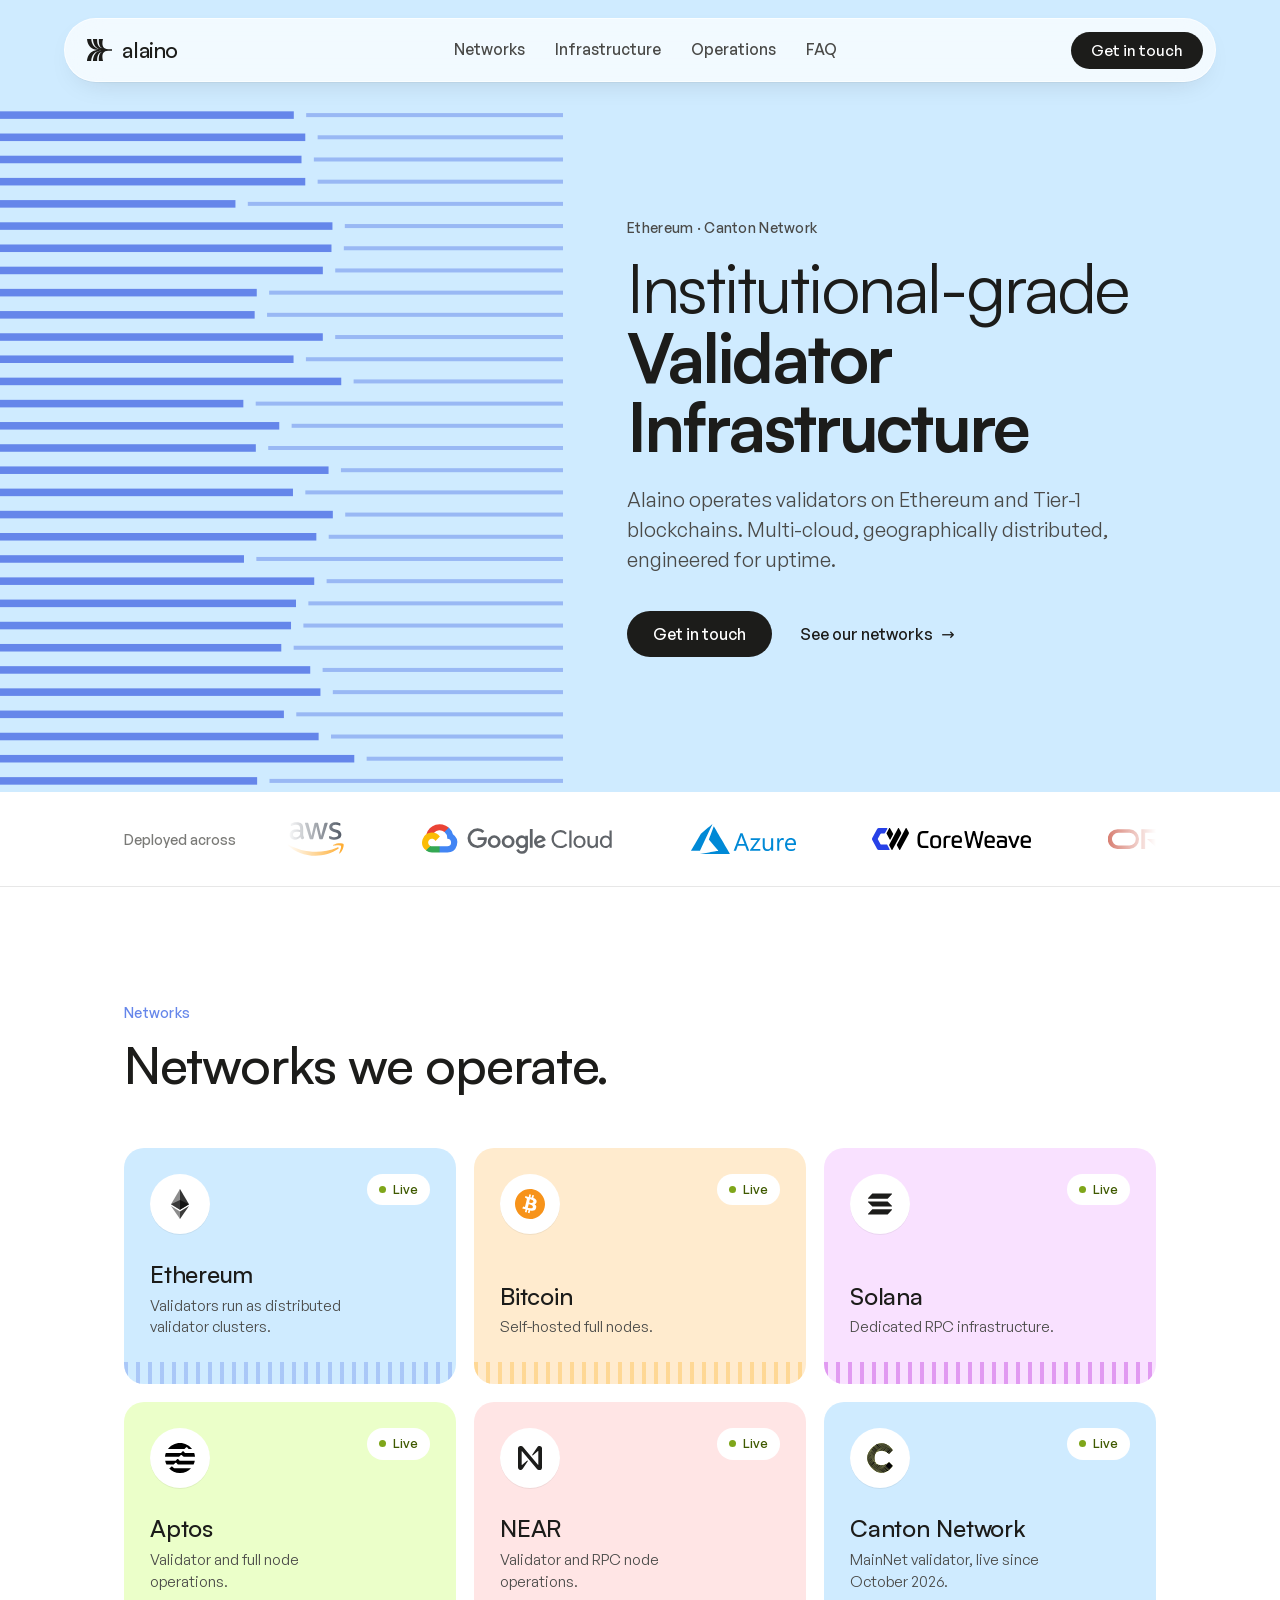
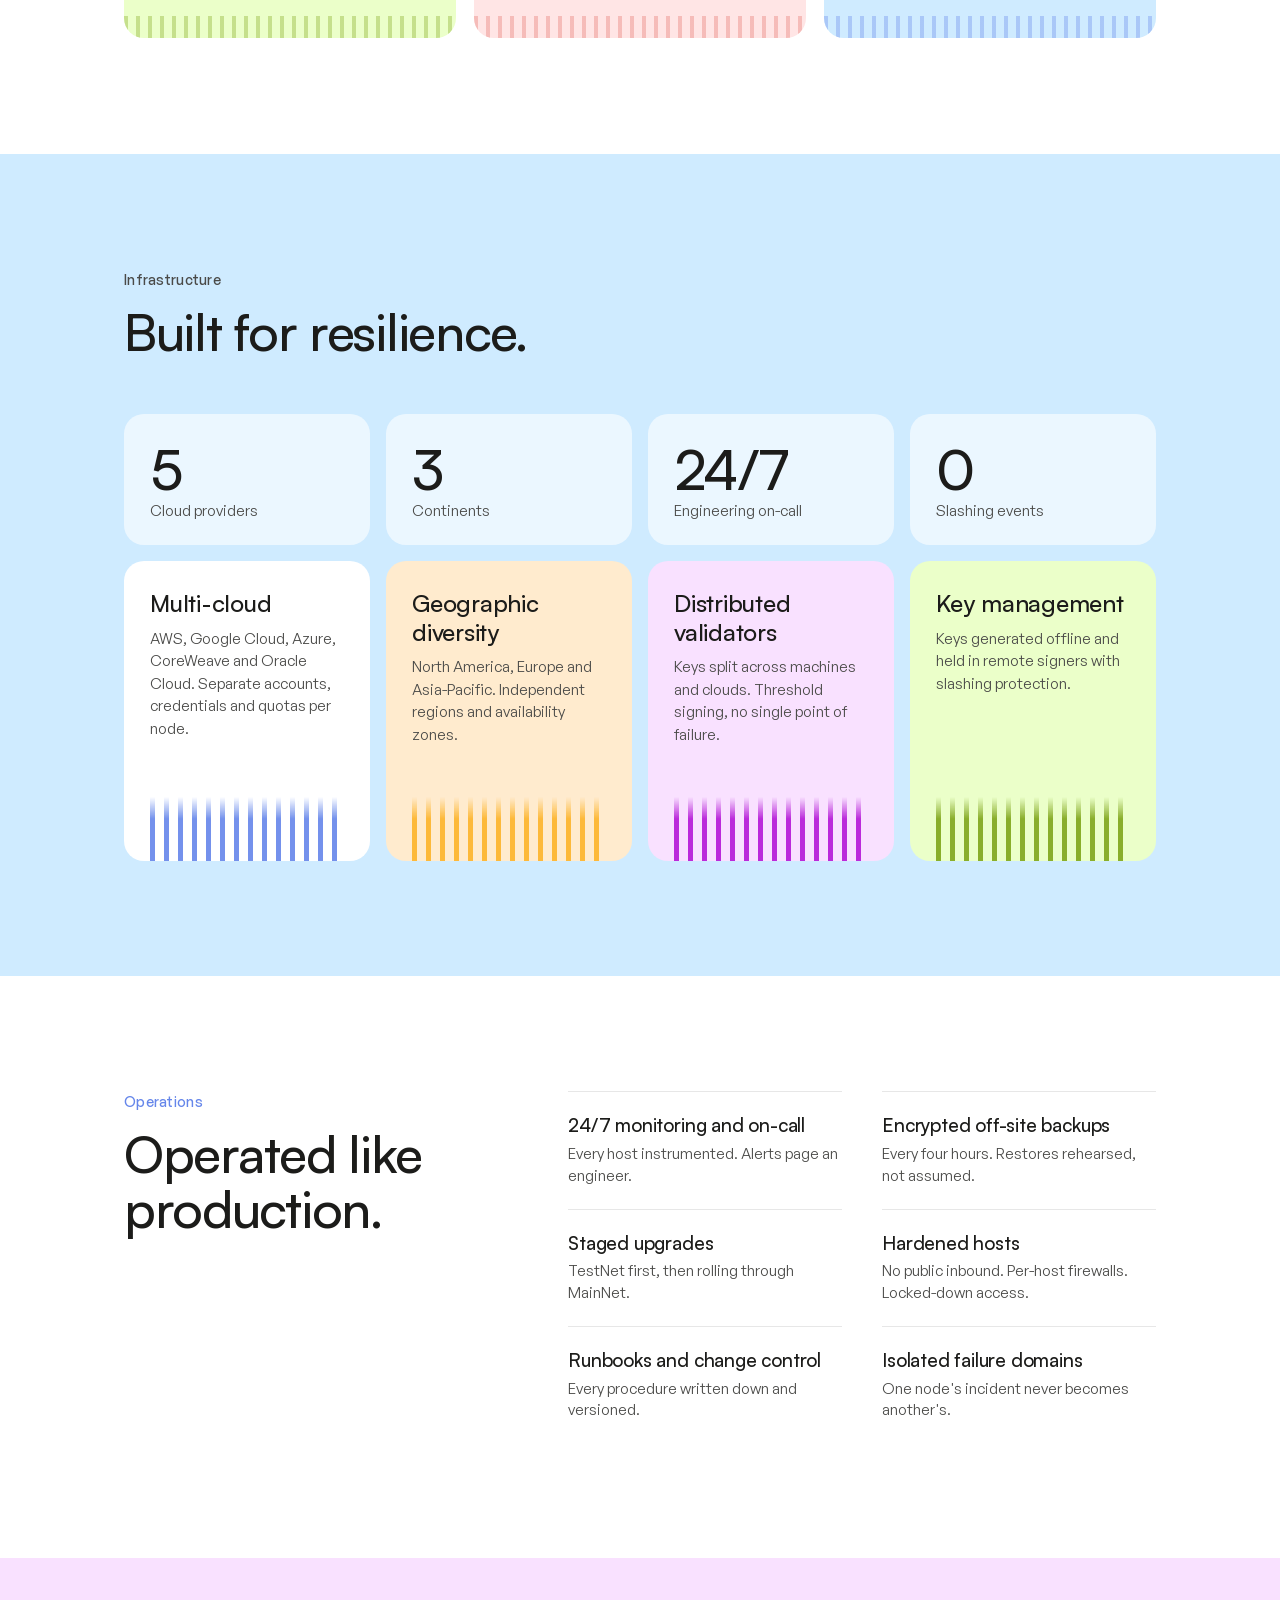
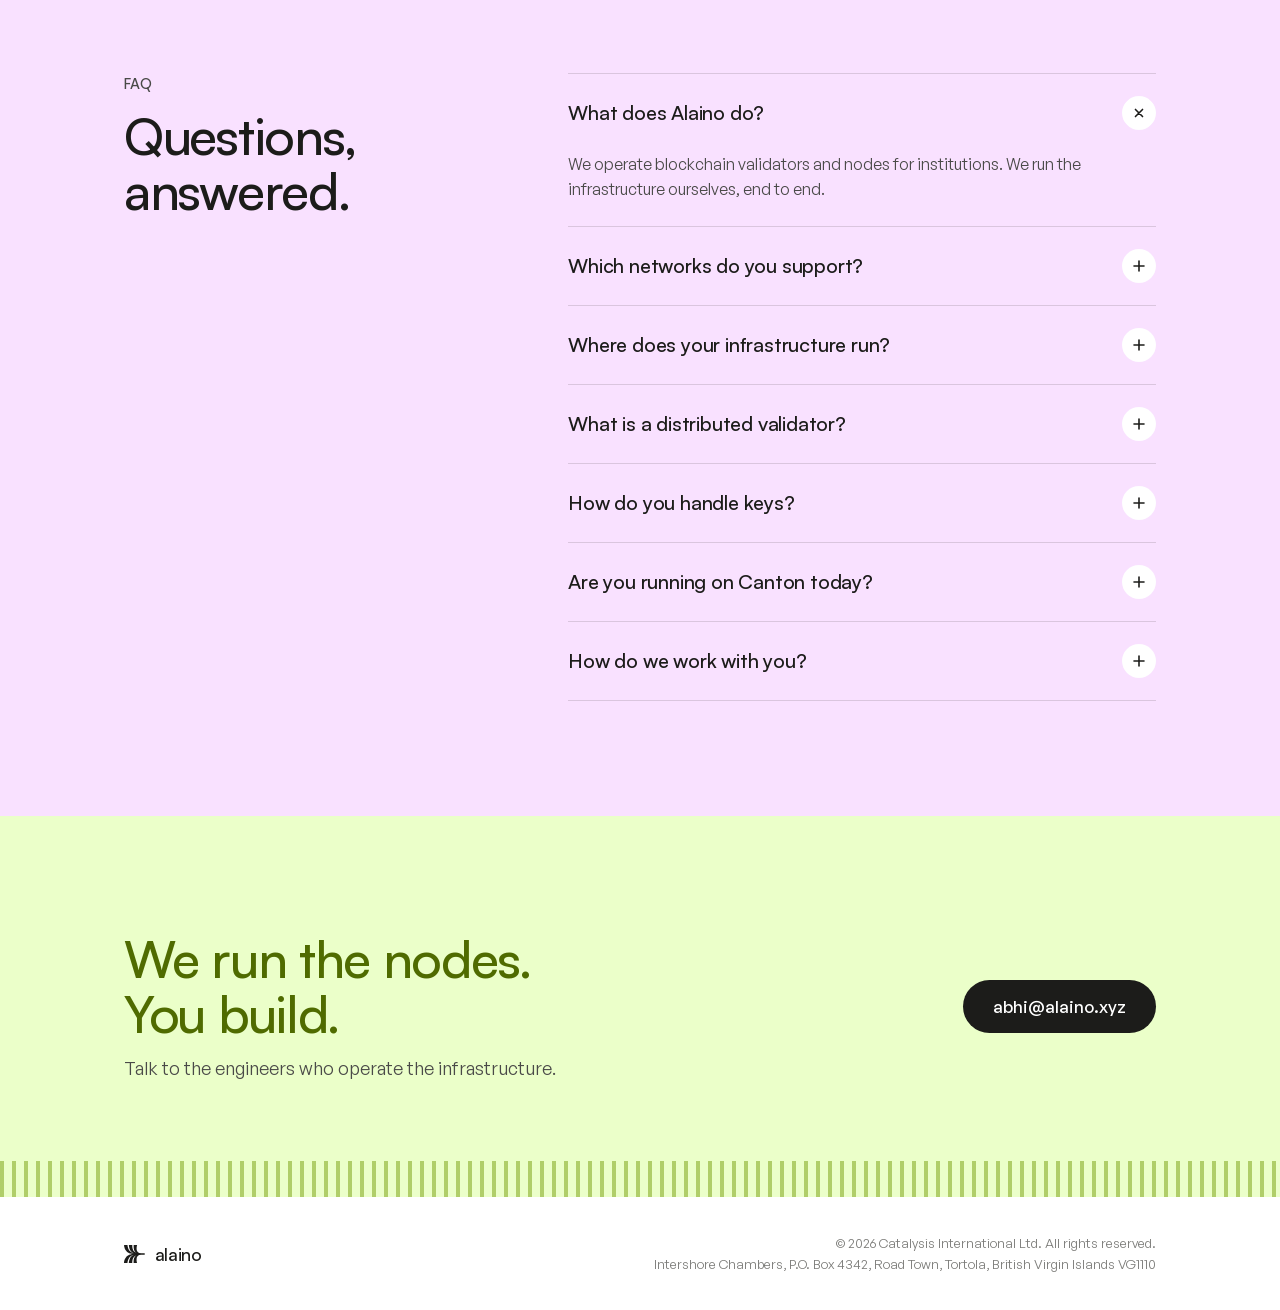
<file: index.html>
<!doctype html>
<html lang="en">
<head>
  <meta charset="utf-8">
  <meta name="viewport" content="width=device-width, initial-scale=1">
  <title>Alaino — Institutional Validator Infrastructure</title>
  <meta name="description" content="Alaino operates validators on Ethereum and the Canton Network for institutions. Multi-cloud across AWS, Google Cloud, Azure, CoreWeave and Oracle Cloud, geographically distributed, engineered for uptime.">
  <meta property="og:title" content="Alaino — Institutional Validator Infrastructure">
  <meta property="og:description" content="Validators on Ethereum and Canton. Multi-cloud, geographically distributed, engineered for uptime.">
  <meta property="og:type" content="website">
  <meta property="og:url" content="https://alaino.xyz/">
  <meta name="theme-color" content="#CFEBFF">
  <link rel="icon" href="favicon.svg" type="image/svg+xml">
  <link rel="apple-touch-icon" href="favicon.svg">
  <link rel="preload" href="fonts/Satoshi-Variable.woff2" as="font" type="font/woff2" crossorigin>
  <link rel="preload" href="fonts/GeneralSans-Variable.woff2" as="font" type="font/woff2" crossorigin>
  <link rel="stylesheet" href="styles.css?v=12">
</head>
<body>

<header class="nav-wrap">
  <nav class="nav" aria-label="Primary">
    <a class="brand" href="#top" aria-label="Alaino home">
      <svg class="brand-mark" viewBox="454 474 292 253" aria-hidden="true"><path fill-rule="evenodd" clip-rule="evenodd" d="M454.766 474.63H503.177C503.177 474.63 503.581 590.817 619.365 590.817C522.543 590.817 522.542 474.63 522.542 474.63H570.954C570.954 474.63 561.271 581.135 638.73 581.135C579.906 581.135 590.318 474.63 590.318 474.63L638.73 474.63C638.73 474.63 600.001 590.817 696.824 590.818H745.236V610.182H696.824C600.001 610.182 638.73 726.37 638.73 726.37H590.318C590.318 726.37 579.905 619.865 638.73 619.864C561.271 619.865 570.955 726.37 570.955 726.37H522.543C522.543 726.37 522.542 610.182 619.365 610.182C503.581 610.182 503.178 726.37 503.178 726.37H454.766C454.766 726.37 454.766 600.5 590.318 600.5C454.766 600.5 454.766 474.63 454.766 474.63Z" fill="currentColor"/></svg>
      <span class="brand-name">alaino</span>
    </a>
    <div class="nav-links">
      <a href="#networks">Networks</a>
      <a href="#infrastructure">Infrastructure</a>
      <a href="#operations">Operations</a>
      <a href="#faq">FAQ</a>
    </div>
    <a class="btn btn-nav" href="#contact">Get in touch</a>
    <button class="nav-toggle" aria-label="Menu" aria-expanded="false" aria-controls="mobile-menu"><span></span><span></span></button>
  </nav>
  <div class="mobile-menu" id="mobile-menu">
    <a href="#networks">Networks</a>
    <a href="#infrastructure">Infrastructure</a>
    <a href="#operations">Operations</a>
    <a href="#faq">FAQ</a>
    <a href="#contact">Get in touch</a>
  </div>
</header>

<main id="top">

  <!-- HERO -->
  <section class="hero">
    <div class="hero-bars" id="hero-bars" aria-hidden="true"></div>
    <div class="hero-inner">
      <p class="eyebrow">Ethereum · Canton Network</p>
      <h1><span class="nowrap">Institutional-grade</span><br><strong>Validator Infrastructure</strong></h1>
      <p class="hero-sub">Alaino operates validators on Ethereum and Tier-1 blockchains. Multi-cloud, geographically distributed, engineered for uptime.</p>
      <div class="hero-cta">
        <a class="btn" href="#contact">Get in touch</a>
        <a class="link-arrow" href="#networks">See our networks</a>
      </div>
    </div>
  </section>

  <!-- CLOUDS -->
  <section class="clouds" aria-label="Cloud providers">
    <div class="wrap clouds-inner">
      <p class="clouds-label">Deployed across</p>
      <div class="marquee" aria-hidden="false">
        <ul class="marquee-track">
          <li><img src="assets/aws.svg" alt="Amazon Web Services" class="l-aws"></li>
          <li><img src="assets/google-cloud.svg" alt="Google Cloud" class="l-gcp"></li>
          <li><img src="assets/azure.svg" alt="Microsoft Azure" class="l-azure"></li>
          <li><img src="assets/coreweave.svg" alt="CoreWeave" class="l-cw"></li>
          <li class="l-oci"><img src="assets/oracle.svg" alt="Oracle"><span>Cloud Infrastructure</span></li>
          <li aria-hidden="true"><img src="assets/aws.svg" alt="" class="l-aws"></li>
          <li aria-hidden="true"><img src="assets/google-cloud.svg" alt="" class="l-gcp"></li>
          <li aria-hidden="true"><img src="assets/azure.svg" alt="" class="l-azure"></li>
          <li aria-hidden="true"><img src="assets/coreweave.svg" alt="" class="l-cw"></li>
          <li aria-hidden="true" class="l-oci"><img src="assets/oracle.svg" alt=""><span>Cloud Infrastructure</span></li>
        </ul>
      </div>
    </div>
  </section>

  <!-- NETWORKS -->
  <section class="section" id="networks">
    <div class="wrap">
      <div class="section-head">
        <p class="eyebrow">Networks</p>
        <h2>Networks we operate.</h2>
      </div>
      <div class="net-grid">
        <article class="net c-blue">
          <div class="net-logo"><img src="assets/ethereum.svg" alt=""></div>
          <div class="net-body"><h3>Ethereum</h3><p>Validators run as distributed validator clusters.</p></div>
          <span class="pill">Live</span>
        </article>
        <article class="net c-yellow">
          <div class="net-logo"><img src="assets/bitcoin.svg" alt=""></div>
          <div class="net-body"><h3>Bitcoin</h3><p>Self-hosted full nodes.</p></div>
          <span class="pill">Live</span>
        </article>
        <article class="net c-purple">
          <div class="net-logo"><img src="assets/solana.svg" alt="" class="sm"></div>
          <div class="net-body"><h3>Solana</h3><p>Dedicated RPC infrastructure.</p></div>
          <span class="pill">Live</span>
        </article>
        <article class="net c-green">
          <div class="net-logo"><img src="assets/aptos.svg" alt=""></div>
          <div class="net-body"><h3>Aptos</h3><p>Validator and full node operations.</p></div>
          <span class="pill">Live</span>
        </article>
        <article class="net c-red">
          <div class="net-logo"><img src="assets/near.svg" alt="" class="sm"></div>
          <div class="net-body"><h3>NEAR</h3><p>Validator and RPC node operations.</p></div>
          <span class="pill">Live</span>
        </article>
        <article class="net c-blue">
          <div class="net-logo"><img src="assets/canton-mark.svg" alt=""></div>
          <div class="net-body"><h3>Canton Network</h3><p>MainNet validator, live since October 2026.</p></div>
          <span class="pill">Live</span>
        </article>
      </div>
    </div>
  </section>

  <!-- INFRASTRUCTURE -->
  <section class="section section-blue" id="infrastructure">
    <div class="wrap">
      <div class="section-head">
        <p class="eyebrow">Infrastructure</p>
        <h2>Built for resilience.</h2>
      </div>

      <div class="stats">
        <div class="stat"><strong>5</strong><span>Cloud providers</span></div>
        <div class="stat"><strong>3</strong><span>Continents</span></div>
        <div class="stat"><strong>24/7</strong><span>Engineering on-call</span></div>
        <div class="stat"><strong>0</strong><span>Slashing events</span></div>
      </div>

      <div class="tiles">
        <article class="tile tile-blue">
          <h3>Multi-cloud</h3>
          <p>AWS, Google Cloud, Azure, CoreWeave and Oracle Cloud. Separate accounts, credentials and quotas per node.</p>
          <div class="stripes" aria-hidden="true"></div>
        </article>
        <article class="tile tile-yellow">
          <h3>Geographic diversity</h3>
          <p>North America, Europe and Asia-Pacific. Independent regions and availability zones.</p>
          <div class="stripes" aria-hidden="true"></div>
        </article>
        <article class="tile tile-purple">
          <h3>Distributed validators</h3>
          <p>Keys split across machines and clouds. Threshold signing, no single point of failure.</p>
          <div class="stripes" aria-hidden="true"></div>
        </article>
        <article class="tile tile-green">
          <h3>Key management</h3>
          <p>Keys generated offline and held in remote signers with slashing protection.</p>
          <div class="stripes" aria-hidden="true"></div>
        </article>
      </div>
    </div>
  </section>

  <!-- OPERATIONS -->
  <section class="section" id="operations">
    <div class="wrap ops-wrap">
      <div class="section-head">
        <p class="eyebrow">Operations</p>
        <h2>Operated like production.</h2>
      </div>
      <ul class="ops">
        <li><h3>24/7 monitoring and on-call</h3><p>Every host instrumented. Alerts page an engineer.</p></li>
        <li><h3>Encrypted off-site backups</h3><p>Every four hours. Restores rehearsed, not assumed.</p></li>
        <li><h3>Staged upgrades</h3><p>TestNet first, then rolling through MainNet.</p></li>
        <li><h3>Hardened hosts</h3><p>No public inbound. Per-host firewalls. Locked-down access.</p></li>
        <li><h3>Runbooks and change control</h3><p>Every procedure written down and versioned.</p></li>
        <li><h3>Isolated failure domains</h3><p>One node's incident never becomes another's.</p></li>
      </ul>
    </div>
  </section>

  <!-- FAQ -->
  <section class="section section-purple" id="faq">
    <div class="wrap faq-wrap">
      <div class="section-head">
        <p class="eyebrow">FAQ</p>
        <h2>Questions, answered.</h2>
      </div>
      <div class="faq">
        <details open>
          <summary>What does Alaino do?</summary>
          <p>We operate blockchain validators and nodes for institutions. We run the infrastructure ourselves, end to end.</p>
        </details>
        <details>
          <summary>Which networks do you support?</summary>
          <p>Ethereum, Aptos, NEAR and Canton Network validators, plus Bitcoin and Solana nodes. New networks on request.</p>
        </details>
        <details>
          <summary>Where does your infrastructure run?</summary>
          <p>Across AWS, Google Cloud, Microsoft Azure, CoreWeave and Oracle Cloud in North America, Europe and Asia-Pacific, in separate accounts and regions.</p>
        </details>
        <details>
          <summary>What is a distributed validator?</summary>
          <p>A validator whose key is split across several machines. A threshold of them signs together, so no single machine holds a full key or can take the validator down.</p>
        </details>
        <details>
          <summary>How do you handle keys?</summary>
          <p>Generated offline, stored in remote signers with slashing protection, never on the host that talks to the network. Access is hardware-backed and least-privilege.</p>
        </details>
        <details>
          <summary>Are you running on Canton today?</summary>
          <p>Yes. Alaino is an active MainNet validator, allowlisted by all Super Validators, with a TestNet validator for staged upgrades.</p>
        </details>
        <details>
          <summary>How do we work with you?</summary>
          <p>Email us. We scope the validators, regions and reporting you need and get them running.</p>
        </details>
      </div>
    </div>
  </section>

  <!-- CONTACT -->
  <section class="cta" id="contact">
    <div class="wrap cta-inner">
      <div>
        <h2>We run the nodes.<br>You build.</h2>
        <p>Talk to the engineers who operate the infrastructure.</p>
      </div>
      <a class="btn btn-lg" href="mailto:abhi@alaino.xyz">abhi@alaino.xyz</a>
    </div>
    <div class="cta-stripes" aria-hidden="true"></div>
  </section>

</main>

<footer class="footer">
  <div class="wrap footer-inner">
    <a class="brand" href="#top" aria-label="Alaino home">
      <svg class="brand-mark" viewBox="454 474 292 253" aria-hidden="true"><path fill-rule="evenodd" clip-rule="evenodd" d="M454.766 474.63H503.177C503.177 474.63 503.581 590.817 619.365 590.817C522.543 590.817 522.542 474.63 522.542 474.63H570.954C570.954 474.63 561.271 581.135 638.73 581.135C579.906 581.135 590.318 474.63 590.318 474.63L638.73 474.63C638.73 474.63 600.001 590.817 696.824 590.818H745.236V610.182H696.824C600.001 610.182 638.73 726.37 638.73 726.37H590.318C590.318 726.37 579.905 619.865 638.73 619.864C561.271 619.865 570.955 726.37 570.955 726.37H522.543C522.543 726.37 522.542 610.182 619.365 610.182C503.581 610.182 503.178 726.37 503.178 726.37H454.766C454.766 726.37 454.766 600.5 590.318 600.5C454.766 600.5 454.766 474.63 454.766 474.63Z" fill="currentColor"/></svg>
      <span class="brand-name">alaino</span>
    </a>
    <div class="footer-legal">
      <p>© 2026 Catalysis International Ltd. All rights reserved.</p>
      <p>Intershore Chambers, P.O. Box 4342, Road Town, Tortola, British Virgin Islands VG1110</p>
    </div>
  </div>
</footer>

<script src="script.js?v=4"></script>
</body>
</html>
</file>
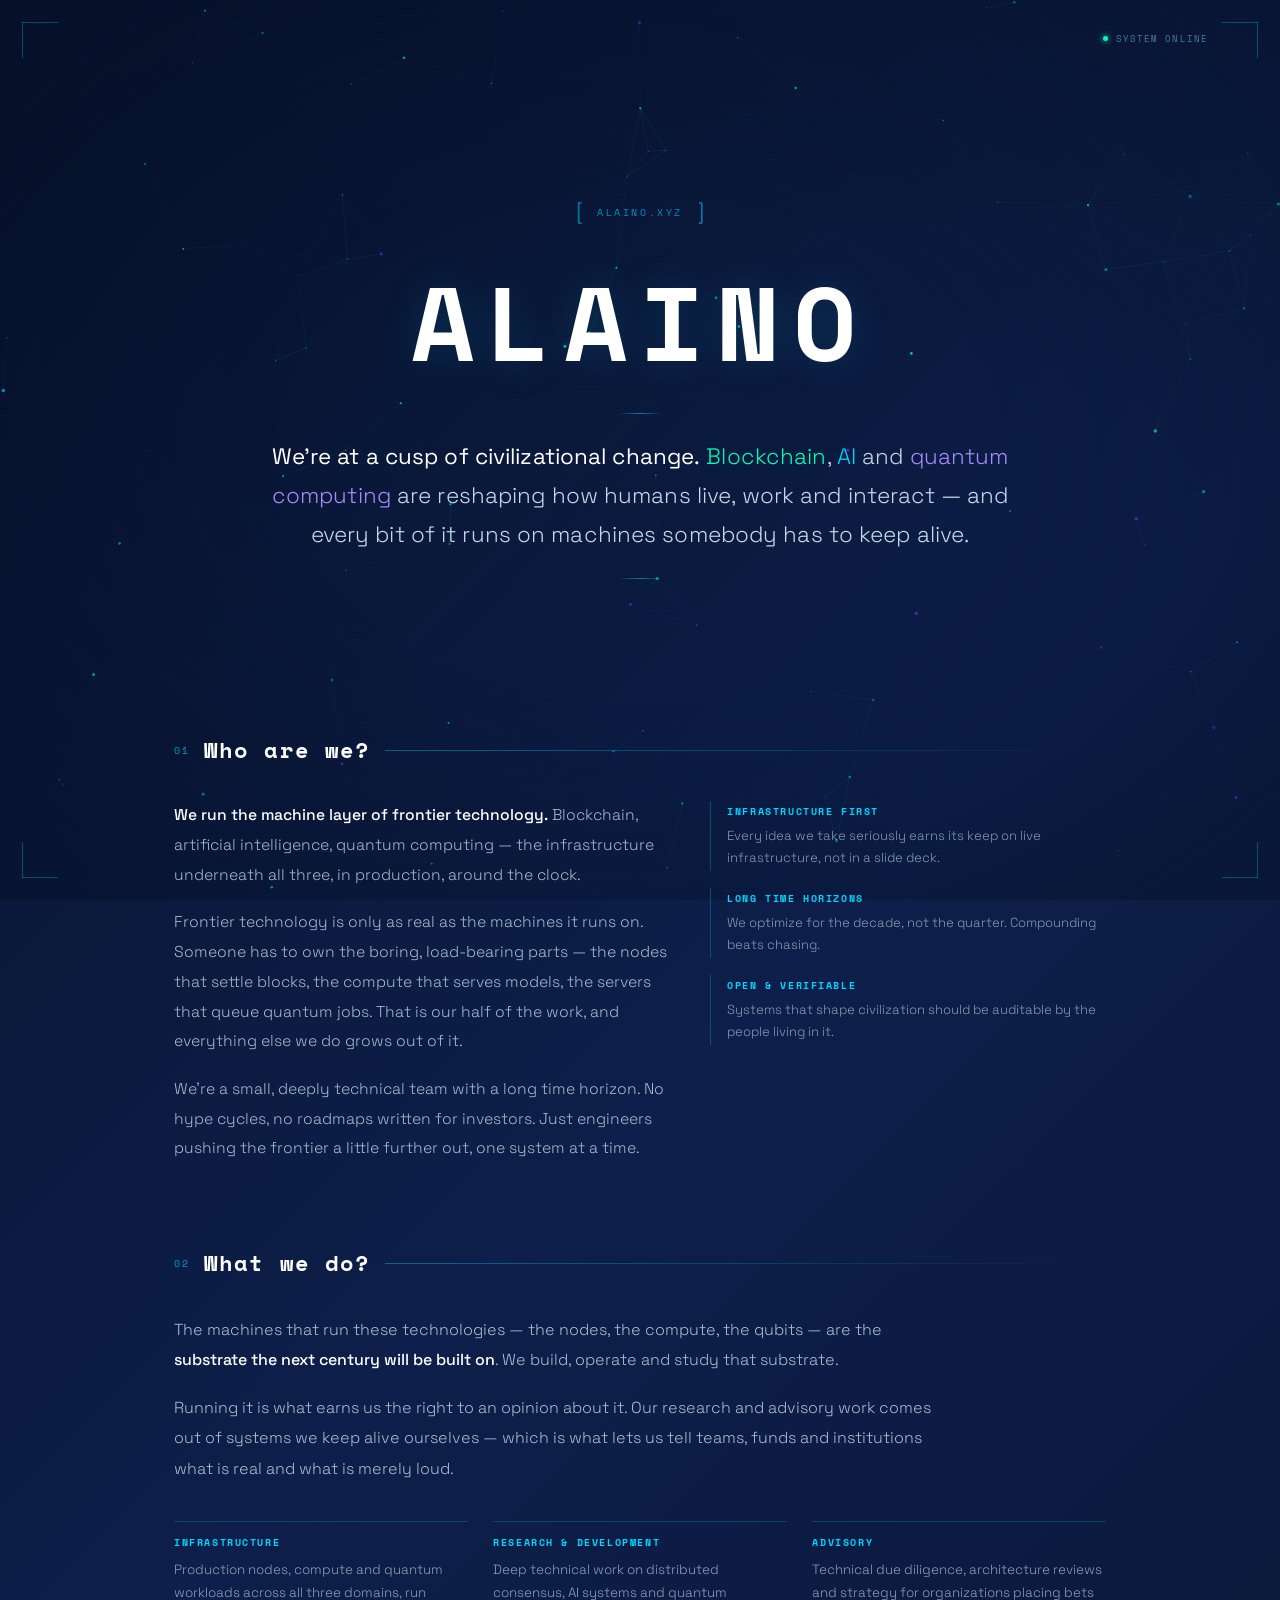
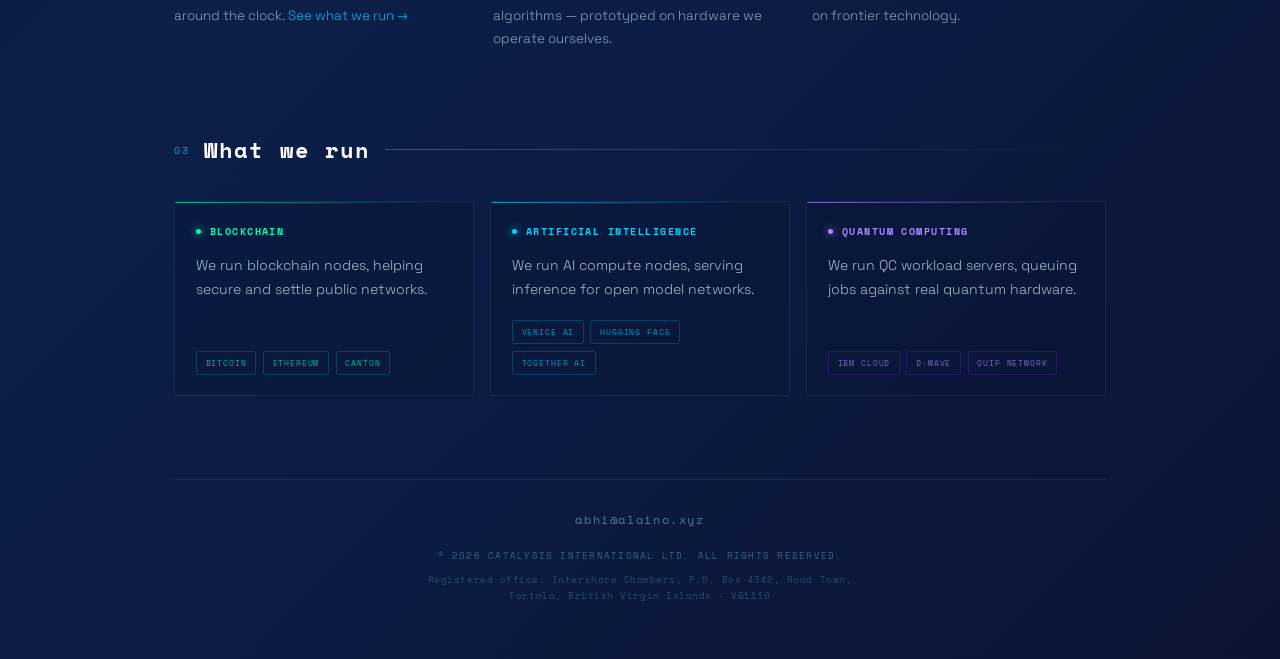
<file: site.html>
<!DOCTYPE html>
<html lang="en">
<head>
  <meta charset="UTF-8">
  <meta name="viewport" content="width=device-width, initial-scale=1.0">
  <title>Alaino — Infrastructure for Frontier Technology</title>
  <link rel="preconnect" href="https://fonts.googleapis.com">
  <link href="https://fonts.googleapis.com/css2?family=Space+Grotesk:ital,wght@0,300;0,400;0,500;0,600;0,700;1,300&family=Space+Mono:wght@400;700&display=swap" rel="stylesheet">
  <style>
    *, *::before, *::after { box-sizing: border-box; margin: 0; padding: 0; }

    :root {
      --bg: #07112a;
      --cyan: #00d4ff;
      --purple: #7b2fff;
      --green: #00ffb4;
      --text: #d8eeff;
      --muted: #4a7a9b;
    }

    html {
      scroll-behavior: smooth;
    }

    html, body {
      min-height: 100%;
      background: linear-gradient(135deg, #07112a 0%, #0d1f4a 50%, #0a1535 100%);
      color: var(--text);
      font-family: 'Space Grotesk', sans-serif;
      overflow-x: hidden;
    }

    canvas#bg {
      position: fixed;
      inset: 0;
      z-index: 0;
    }

    /* Scanline overlay */
    body::after {
      content: '';
      position: fixed;
      inset: 0;
      background: repeating-linear-gradient(
        0deg,
        transparent,
        transparent 2px,
        rgba(0,0,0,0.025) 2px,
        rgba(0,0,0,0.025) 4px
      );
      pointer-events: none;
      z-index: 1;
    }

    /* Radial vignette */
    body::before {
      content: '';
      position: fixed;
      inset: 0;
      background: radial-gradient(ellipse at center, transparent 40%, rgba(7,17,42,0.5) 100%);
      pointer-events: none;
      z-index: 1;
    }

    main {
      position: relative;
      z-index: 2;
      width: 100%;
      max-width: 980px;
      margin: 0 auto;
      padding: 0 1.5rem 3.5rem;
    }

    /* ── Hero ── */
    .hero {
      min-height: 78vh;
      display: flex;
      flex-direction: column;
      align-items: center;
      justify-content: center;
      text-align: center;
      padding: 4rem 0 1rem;
      position: relative;
    }

    /* ── Logo row ── */
    .logo-row {
      display: flex;
      align-items: center;
      gap: 0.75rem;
      margin-bottom: 1rem;
      opacity: 0;
      animation: fadeUp 1s ease 0.3s forwards;
    }

    .bracket {
      font-family: 'Space Mono', monospace;
      font-size: 1.4rem;
      color: var(--cyan);
      opacity: 0.5;
    }

    .logo-label {
      font-family: 'Space Mono', monospace;
      font-size: 0.65rem;
      letter-spacing: 0.25em;
      color: var(--cyan);
      opacity: 0.65;
      text-transform: uppercase;
    }

    /* ── Main title ── */
    h1 {
      font-family: 'Space Mono', monospace;
      font-size: clamp(2.6rem, 9vw, 6.5rem);
      font-weight: 700;
      letter-spacing: 0.12em;
      color: #fff;
      position: relative;
      text-shadow: 0 0 40px rgba(0, 212, 255, 0.15);
      opacity: 0;
      animation: fadeUp 1s ease 0.55s forwards;
    }

    /* Glitch pseudo-elements */
    h1::before,
    h1::after {
      content: attr(data-text);
      position: absolute;
      inset: 0;
      opacity: 0;
    }

    h1.glitch::before {
      animation: glitch1 0.35s ease forwards;
      color: var(--cyan);
      clip-path: polygon(0 15%, 100% 15%, 100% 38%, 0 38%);
      left: -2px;
    }

    h1.glitch::after {
      animation: glitch2 0.35s ease forwards;
      color: var(--purple);
      clip-path: polygon(0 58%, 100% 58%, 100% 78%, 0 78%);
      left: 2px;
    }

    @keyframes glitch1 {
      0%   { transform: translateX(0);   opacity: 0; }
      15%  { transform: translateX(-5px); opacity: 0.9; }
      35%  { transform: translateX(5px);  opacity: 0.9; }
      55%  { transform: translateX(-3px); opacity: 0.9; }
      75%  { transform: translateX(3px);  opacity: 0.9; }
      100% { transform: translateX(0);   opacity: 0; }
    }

    @keyframes glitch2 {
      0%   { transform: translateX(0);   opacity: 0; }
      15%  { transform: translateX(5px);  opacity: 0.9; }
      35%  { transform: translateX(-5px); opacity: 0.9; }
      55%  { transform: translateX(3px);  opacity: 0.9; }
      75%  { transform: translateX(-3px); opacity: 0.9; }
      100% { transform: translateX(0);   opacity: 0; }
    }

    /* ── Hero quote ── */
    .quote {
      position: relative;
      max-width: 780px;
      margin-top: 2.4rem;
      padding: 0 0.5rem;
      font-size: clamp(1rem, 2.1vw, 1.4rem);
      font-weight: 300;
      line-height: 1.75;
      letter-spacing: 0.005em;
      color: rgba(216, 238, 255, 0.9);
      opacity: 0;
      animation: fadeUp 1.1s ease 0.9s forwards;
    }

    .quote::before,
    .quote::after {
      content: '';
      position: absolute;
      left: 50%;
      transform: translateX(-50%);
      width: 44px;
      height: 1px;
      background: linear-gradient(90deg, transparent, rgba(0,212,255,0.55), transparent);
    }

    .quote::before { top: -1.5rem; }
    .quote::after  { bottom: -1.5rem; }

    .quote .lede {
      color: #fff;
      font-weight: 400;
    }

    .hl-ai { color: var(--cyan); }
    .hl-q  { color: #a78bff; }
    .hl-bc { color: var(--green); }

    /* ── Sections ── */
    section.block {
      padding: 2.6rem 0;
    }

    section.block#who {
      padding-top: 2rem;
    }

    .section-head {
      display: flex;
      align-items: center;
      gap: 0.9rem;
      margin-bottom: 2.2rem;
    }

    .section-index {
      font-family: 'Space Mono', monospace;
      font-size: 0.6rem;
      letter-spacing: 0.18em;
      color: var(--cyan);
      opacity: 0.7;
    }

    .section-head h2 {
      font-family: 'Space Mono', monospace;
      font-size: clamp(1rem, 2.4vw, 1.35rem);
      font-weight: 700;
      letter-spacing: 0.1em;
      color: #fff;
      white-space: nowrap;
    }

    .section-line {
      flex: 1;
      height: 1px;
      background: linear-gradient(90deg, rgba(0,212,255,0.4), transparent);
    }

    /* ── Who are we ── */
    .who-grid {
      display: grid;
      grid-template-columns: 1.25fr 1fr;
      gap: 2.6rem;
      align-items: start;
    }

    .who-copy p {
      font-size: 0.98rem;
      font-weight: 300;
      line-height: 1.9;
      color: rgba(204, 232, 244, 0.78);
    }

    .who-copy p + p {
      margin-top: 1.1rem;
    }

    .who-copy strong {
      font-weight: 500;
      color: #fff;
    }

    .principles {
      display: flex;
      flex-direction: column;
      gap: 1.1rem;
    }

    .principle {
      border-left: 1px solid rgba(0, 212, 255, 0.28);
      padding: 0.15rem 0 0.15rem 1rem;
    }

    .principle h3 {
      font-family: 'Space Mono', monospace;
      font-size: 0.62rem;
      letter-spacing: 0.16em;
      text-transform: uppercase;
      color: var(--cyan);
      margin-bottom: 0.4rem;
    }

    .principle p {
      font-size: 0.82rem;
      font-weight: 300;
      line-height: 1.65;
      color: rgba(204, 232, 244, 0.62);
    }

    /* ── What we do ── */
    .lead {
      max-width: 760px;
      font-size: 1rem;
      font-weight: 300;
      line-height: 1.9;
      color: rgba(204, 232, 244, 0.8);
    }

    .lead strong {
      font-weight: 500;
      color: #fff;
    }

    .lead + .lead {
      margin-top: 1.1rem;
    }

    .do-grid {
      display: grid;
      grid-template-columns: repeat(3, minmax(0, 1fr));
      gap: 1.6rem;
      margin-top: 2.3rem;
    }

    .do-item {
      border-top: 1px solid rgba(0, 212, 255, 0.22);
      padding-top: 0.85rem;
    }

    .do-item h3 {
      font-family: 'Space Mono', monospace;
      font-size: 0.62rem;
      letter-spacing: 0.16em;
      text-transform: uppercase;
      color: var(--cyan);
      margin-bottom: 0.55rem;
    }

    .do-item p {
      font-size: 0.84rem;
      font-weight: 300;
      line-height: 1.7;
      color: rgba(204, 232, 244, 0.65);
    }

    .do-item a {
      color: var(--cyan);
      text-decoration: none;
      white-space: nowrap;
      opacity: 0.85;
      border-bottom: 1px solid transparent;
      transition: opacity 0.25s ease, border-color 0.25s ease;
    }

    .do-item a:hover {
      opacity: 1;
      border-bottom-color: currentColor;
    }

    /* ── Capability cards ── */
    .cards {
      display: grid;
      grid-template-columns: repeat(3, minmax(0, 1fr));
      gap: 1rem;
    }

    .card {
      --accent: var(--cyan);
      --accent-dim: rgba(0, 212, 255, 0.3);
      --accent-wash: rgba(0, 212, 255, 0.05);
      position: relative;
      display: flex;
      flex-direction: column;
      padding: 1.4rem 1.3rem 1.25rem;
      border: 1px solid rgba(255, 255, 255, 0.07);
      border-radius: 3px;
      background: rgba(9, 22, 54, 0.4);
      overflow: hidden;
      transition: transform 0.3s ease, border-color 0.3s ease, background 0.3s ease;
    }

    .card::before {
      content: '';
      position: absolute;
      top: 0;
      left: 0;
      right: 0;
      height: 1px;
      background: linear-gradient(90deg, var(--accent), transparent 85%);
      opacity: 0.7;
      transition: opacity 0.3s ease;
    }

    .card:hover {
      transform: translateY(-4px);
      border-color: var(--accent-dim);
      background: var(--accent-wash);
    }

    .card:hover::before { opacity: 1; }

    .card-q {
      --accent: #a78bff;
      --accent-dim: rgba(123, 47, 255, 0.32);
      --accent-wash: rgba(123, 47, 255, 0.05);
    }

    .card-bc {
      --accent: var(--green);
      --accent-dim: rgba(0, 255, 180, 0.26);
      --accent-wash: rgba(0, 255, 180, 0.05);
    }

    .card-head {
      display: flex;
      align-items: center;
      gap: 0.55rem;
      margin-bottom: 0.9rem;
    }

    .card-dot {
      width: 5px;
      height: 5px;
      border-radius: 50%;
      background: var(--accent);
      box-shadow: 0 0 8px var(--accent);
      flex-shrink: 0;
    }

    .card-head h3 {
      font-family: 'Space Mono', monospace;
      font-size: 0.62rem;
      font-weight: 700;
      letter-spacing: 0.15em;
      text-transform: uppercase;
      color: var(--accent);
    }

    .card > p {
      font-size: 0.88rem;
      font-weight: 300;
      line-height: 1.7;
      color: rgba(204, 232, 244, 0.78);
    }

    .card-foot {
      margin-top: auto;
      padding-top: 1.15rem;
      display: flex;
      flex-wrap: wrap;
      gap: 0.4rem;
    }

    .chip {
      font-family: 'Space Mono', monospace;
      font-size: 0.53rem;
      letter-spacing: 0.1em;
      text-transform: uppercase;
      padding: 0.32rem 0.55rem;
      border: 1px solid var(--accent-dim);
      border-radius: 2px;
      color: var(--accent);
      text-decoration: none;
      opacity: 0.7;
      transition: opacity 0.25s ease, border-color 0.25s ease,
                  background 0.25s ease, box-shadow 0.25s ease;
    }

    .card:hover .chip { opacity: 1; }

    .chip:hover,
    .chip:focus-visible {
      opacity: 1;
      border-color: var(--accent);
      background: var(--accent-wash);
      box-shadow: 0 0 12px -4px var(--accent);
      outline: none;
    }

    /* ── Contact ── */
    .contact {
      display: flex;
      align-items: center;
      justify-content: center;
      gap: 0.85rem;
    }

    .contact a {
      font-family: 'Space Mono', monospace;
      font-size: 0.72rem;
      letter-spacing: 0.14em;
      color: var(--muted);
      text-decoration: none;
      transition: color 0.3s, text-shadow 0.3s;
    }

    .contact a:hover {
      color: var(--cyan);
      text-shadow: 0 0 12px rgba(0,212,255,0.5);
    }

    /* ── Corner decorations ── */
    .corner {
      position: fixed;
      width: 36px;
      height: 36px;
      opacity: 0;
      animation: fadeIn 1s ease 1.9s forwards;
      z-index: 3;
    }

    .corner::before,
    .corner::after {
      content: '';
      position: absolute;
      background: var(--cyan);
      opacity: 0.3;
    }

    .corner::before { width: 100%; height: 1px; top: 0; left: 0; }
    .corner::after  { width: 1px; height: 100%; top: 0; left: 0; }

    .corner-tl { top: 22px; left: 22px; }
    .corner-tr { top: 22px; right: 22px; transform: scaleX(-1); }
    .corner-bl { bottom: 22px; left: 22px; transform: scaleY(-1); }
    .corner-br { bottom: 22px; right: 22px; transform: scale(-1); }

    /* ── Footer ── */
    footer {
      margin-top: 2.6rem;
      padding-top: 1.9rem;
      border-top: 1px solid rgba(255, 255, 255, 0.07);
      display: flex;
      flex-direction: column;
      align-items: center;
      gap: 1.1rem;
      text-align: center;
      font-family: 'Space Mono', monospace;
      font-size: 0.55rem;
      letter-spacing: 0.08em;
      line-height: 1.75;
      color: var(--muted);
    }

    footer .legal {
      display: flex;
      flex-direction: column;
      gap: 0.55rem;
    }

    footer .rights {
      letter-spacing: 0.14em;
      text-transform: uppercase;
      opacity: 0.75;
    }

    footer .address {
      max-width: 440px;
      letter-spacing: 0.06em;
      opacity: 0.5;
    }

    /* ── Status indicator ── */
    .status {
      position: fixed;
      top: 32px;
      right: 72px;
      display: flex;
      align-items: center;
      gap: 0.5rem;
      font-family: 'Space Mono', monospace;
      font-size: 0.58rem;
      letter-spacing: 0.12em;
      text-transform: uppercase;
      color: var(--muted);
      opacity: 0;
      animation: fadeIn 1s ease 2.1s forwards;
      z-index: 3;
    }

    .dot {
      width: 5px;
      height: 5px;
      border-radius: 50%;
      background: var(--green);
      box-shadow: 0 0 6px var(--green);
      animation: pulse 2.5s ease-in-out infinite;
    }

    @keyframes pulse {
      0%, 100% { opacity: 1; }
      50%       { opacity: 0.25; }
    }

    /* ── Scroll reveal ── */
    .reveal {
      opacity: 0;
      transform: translateY(26px);
      transition: opacity 0.9s ease, transform 0.9s ease;
    }

    .reveal.visible {
      opacity: 1;
      transform: translateY(0);
    }

    @media (max-width: 860px) {
      .who-grid {
        grid-template-columns: 1fr;
        gap: 2rem;
      }

      .cards,
      .do-grid {
        grid-template-columns: 1fr;
      }

      .do-grid { gap: 1.3rem; }
    }

    @media (max-width: 720px) {
      .status { display: none; }

      section.block { padding: 2.2rem 0; }
    }

    @media (prefers-reduced-motion: reduce) {
      .reveal { opacity: 1; transform: none; transition: none; }
      .dot { animation: none; }
      html { scroll-behavior: auto; }
    }

    /* ── Shared animations ── */
    @keyframes fadeUp {
      from { opacity: 0; transform: translateY(18px); }
      to   { opacity: 1; transform: translateY(0); }
    }

    @keyframes fadeIn {
      from { opacity: 0; }
      to   { opacity: 1; }
    }
  </style>
</head>
<body>

<canvas id="bg"></canvas>

<!-- Corner brackets -->
<div class="corner corner-tl"></div>
<div class="corner corner-tr"></div>
<div class="corner corner-bl"></div>
<div class="corner corner-br"></div>

<main>
  <section class="hero">
    <div class="logo-row">
      <span class="bracket">[</span>
      <span class="logo-label">ALAINO.XYZ</span>
      <span class="bracket">]</span>
    </div>

    <h1 id="title" data-text="ALAINO">ALAINO</h1>

    <blockquote class="quote">
      <span class="lede">We&rsquo;re at a cusp of civilizational change.</span>
      <span class="hl-bc">Blockchain</span>, <span class="hl-ai">AI</span> and
      <span class="hl-q">quantum computing</span> are reshaping how humans live, work
      and interact &mdash; and every bit of it runs on machines somebody has to keep
      alive.
    </blockquote>

  </section>

  <section class="block reveal" id="who">
    <div class="section-head">
      <span class="section-index">01</span>
      <h2>Who are we?</h2>
      <span class="section-line"></span>
    </div>

    <div class="who-grid">
      <div class="who-copy">
        <p>
          <strong>We run the machine layer of frontier technology.</strong> Blockchain,
          artificial intelligence, quantum computing &mdash; the infrastructure underneath
          all three, in production, around the clock.
        </p>
        <p>
          Frontier technology is only as real as the machines it runs on. Someone has to
          own the boring, load-bearing parts &mdash; the nodes that settle blocks, the
          compute that serves models, the servers that queue quantum jobs. That is our
          half of the work, and everything else we do grows out of it.
        </p>
        <p>
          We&rsquo;re a small, deeply technical team with a long time horizon. No hype cycles,
          no roadmaps written for investors. Just engineers pushing the frontier a little
          further out, one system at a time.
        </p>
      </div>

      <div class="principles">
        <div class="principle">
          <h3>Infrastructure first</h3>
          <p>Every idea we take seriously earns its keep on live infrastructure, not in a slide deck.</p>
        </div>
        <div class="principle">
          <h3>Long time horizons</h3>
          <p>We optimize for the decade, not the quarter. Compounding beats chasing.</p>
        </div>
        <div class="principle">
          <h3>Open &amp; verifiable</h3>
          <p>Systems that shape civilization should be auditable by the people living in it.</p>
        </div>
      </div>
    </div>
  </section>

  <section class="block reveal" id="do">
    <div class="section-head">
      <span class="section-index">02</span>
      <h2>What we do?</h2>
      <span class="section-line"></span>
    </div>

    <p class="lead">
      The machines that run these technologies &mdash; the nodes, the compute, the qubits &mdash;
      are the <strong>substrate the next century will be built on</strong>.
      We build, operate and study that substrate.
    </p>

    <p class="lead">
      Running it is what earns us the right to an opinion about it. Our research and
      advisory work comes out of systems we keep alive ourselves &mdash; which is what
      lets us tell teams, funds and institutions what is real and what is merely loud.
    </p>

    <div class="do-grid">
      <div class="do-item">
        <h3>Infrastructure</h3>
        <p>
          Production nodes, compute and quantum workloads across all three domains,
          run around the clock. <a href="#what">See what we run &rarr;</a>
        </p>
      </div>
      <div class="do-item">
        <h3>Research &amp; development</h3>
        <p>
          Deep technical work on distributed consensus, AI systems and quantum
          algorithms &mdash; prototyped on hardware we operate ourselves.
        </p>
      </div>
      <div class="do-item">
        <h3>Advisory</h3>
        <p>
          Technical due diligence, architecture reviews and strategy for organizations
          placing bets on frontier technology.
        </p>
      </div>
    </div>
  </section>

  <section class="block reveal" id="what">
    <div class="section-head">
      <span class="section-index">03</span>
      <h2>What we run</h2>
      <span class="section-line"></span>
    </div>

    <div class="cards">
      <article class="card card-bc">
        <div class="card-head">
          <span class="card-dot"></span>
          <h3>Blockchain</h3>
        </div>
        <p>We run blockchain nodes, helping secure and settle public networks.</p>
        <div class="card-foot">
          <a class="chip" href="https://bitcoin.org" target="_blank" rel="noopener noreferrer">Bitcoin</a>
          <a class="chip" href="https://ethereum.org" target="_blank" rel="noopener noreferrer">Ethereum</a>
          <a class="chip" href="https://www.canton.network" target="_blank" rel="noopener noreferrer">Canton</a>
        </div>
      </article>

      <article class="card card-ai">
        <div class="card-head">
          <span class="card-dot"></span>
          <h3>Artificial Intelligence</h3>
        </div>
        <p>We run AI compute nodes, serving inference for open model networks.</p>
        <div class="card-foot">
          <a class="chip" href="https://venice.ai" target="_blank" rel="noopener noreferrer">Venice AI</a>
          <a class="chip" href="https://huggingface.co" target="_blank" rel="noopener noreferrer">Hugging Face</a>
          <a class="chip" href="https://www.together.ai" target="_blank" rel="noopener noreferrer">Together AI</a>
        </div>
      </article>

      <article class="card card-q">
        <div class="card-head">
          <span class="card-dot"></span>
          <h3>Quantum Computing</h3>
        </div>
        <p>We run QC workload servers, queuing jobs against real quantum hardware.</p>
        <div class="card-foot">
          <a class="chip" href="https://www.ibm.com/quantum" target="_blank" rel="noopener noreferrer">IBM Cloud</a>
          <a class="chip" href="https://www.dwavequantum.com" target="_blank" rel="noopener noreferrer">D-Wave</a>
          <a class="chip" href="https://quip.network" target="_blank" rel="noopener noreferrer">Quip Network</a>
        </div>
      </article>
    </div>
  </section>

  <footer class="reveal">
    <div class="contact">
      <a href="mailto:abhi@alaino.xyz">abhi@alaino.xyz</a>
    </div>

    <div class="legal">
      <p class="rights">&copy; 2026 Catalysis International Ltd. All rights reserved.</p>
      <p class="address">
        Registered office: Intershore Chambers, P.O. Box 4342, Road Town,
        Tortola, British Virgin Islands - VG1110
      </p>
    </div>
  </footer>
</main>

<div class="status">
  <div class="dot"></div>
  System Online
</div>

<script>
// ────────────────────────────────────────────────────────────────
//  Particle / network background
// ────────────────────────────────────────────────────────────────
const canvas = document.getElementById('bg');
const ctx    = canvas.getContext('2d');

let W, H, particles;

const COUNT    = 90;
const MAX_DIST = 140;
const COLORS   = ['#00d4ff', '#7b2fff', '#00ffb4'];

function resize() {
  W = canvas.width  = window.innerWidth;
  H = canvas.height = window.innerHeight;
}

class Particle {
  constructor() { this.reset(true); }

  reset(initial = false) {
    this.x     = Math.random() * W;
    this.y     = initial ? Math.random() * H : (Math.random() < 0.5 ? -5 : H + 5);
    this.vx    = (Math.random() - 0.5) * 0.45;
    this.vy    = (Math.random() - 0.5) * 0.45;
    this.r     = Math.random() * 1.4 + 0.4;
    this.color = COLORS[Math.floor(Math.random() * COLORS.length)];
    this.alpha = Math.random() * 0.5 + 0.4;
  }

  update() {
    // subtle mouse repel
    const dx = this.x - mouse.x;
    const dy = this.y - mouse.y;
    const d  = Math.sqrt(dx * dx + dy * dy);
    if (d < 110 && d > 0) {
      const f = (110 - d) / 110 * 0.7;
      this.x += (dx / d) * f;
      this.y += (dy / d) * f;
    }

    this.x += this.vx;
    this.y += this.vy;

    if (this.x < -10 || this.x > W + 10) this.vx *= -1;
    if (this.y < -10 || this.y > H + 10) this.vy *= -1;
  }

  draw() {
    ctx.beginPath();
    ctx.arc(this.x, this.y, this.r, 0, Math.PI * 2);
    ctx.fillStyle = this.color;
    ctx.globalAlpha = this.alpha;
    ctx.fill();
    ctx.globalAlpha = 1;
  }
}

function init() {
  resize();
  particles = Array.from({ length: COUNT }, () => new Particle());
}

function drawLines() {
  for (let i = 0; i < particles.length; i++) {
    for (let j = i + 1; j < particles.length; j++) {
      const a  = particles[i], b = particles[j];
      const dx = a.x - b.x, dy = a.y - b.y;
      const d  = Math.sqrt(dx * dx + dy * dy);
      if (d < MAX_DIST) {
        const alpha = (1 - d / MAX_DIST) * 0.22;
        const grad  = ctx.createLinearGradient(a.x, a.y, b.x, b.y);
        grad.addColorStop(0, a.color);
        grad.addColorStop(1, b.color);
        ctx.beginPath();
        ctx.moveTo(a.x, a.y);
        ctx.lineTo(b.x, b.y);
        ctx.strokeStyle = grad;
        ctx.globalAlpha = alpha;
        ctx.lineWidth   = 0.55;
        ctx.stroke();
        ctx.globalAlpha = 1;
      }
    }
  }
}

function loop() {
  ctx.clearRect(0, 0, W, H);
  particles.forEach(p => { p.update(); p.draw(); });
  drawLines();
  requestAnimationFrame(loop);
}

window.addEventListener('resize', () => {
  resize();
  particles.forEach(p => {
    if (p.x > W) p.x = W - 10;
    if (p.y > H) p.y = H - 10;
  });
});

// ────────────────────────────────────────────────────────────────
//  Mouse tracking
// ────────────────────────────────────────────────────────────────
const mouse = { x: -999, y: -999 };
window.addEventListener('mousemove', e => { mouse.x = e.clientX; mouse.y = e.clientY; });

// ────────────────────────────────────────────────────────────────
//  Periodic glitch on title
// ────────────────────────────────────────────────────────────────
const title = document.getElementById('title');

function triggerGlitch() {
  title.classList.add('glitch');
  setTimeout(() => title.classList.remove('glitch'), 350);
  setTimeout(triggerGlitch, 3500 + Math.random() * 5000);
}

setTimeout(triggerGlitch, 2800);

// ────────────────────────────────────────────────────────────────
//  Scroll reveal
// ────────────────────────────────────────────────────────────────
const observer = new IntersectionObserver((entries) => {
  entries.forEach(entry => {
    if (entry.isIntersecting) {
      entry.target.classList.add('visible');
      observer.unobserve(entry.target);
    }
  });
}, { threshold: 0.15, rootMargin: '0px 0px -60px 0px' });

document.querySelectorAll('.reveal').forEach(el => observer.observe(el));

// ────────────────────────────────────────────────────────────────
//  Boot
// ────────────────────────────────────────────────────────────────
init();
loop();
</script>
</body>
</html>
</file>
<file: styles.css>
/* ---------------------------------------------------------------------------
   Alaino — Catalysis brand system
   Type: Satoshi (headlines) · General Sans (body)
   Palette: Catalysis Blue #CFEBFF / #6586EA · Yellow #FFEBCE / #FDB42B
            Purple #F9E1FF / #B417D7 · Red #FFE5E5 / #E46F67 · Green #EBFFC9
            Ink #1C1C1A
--------------------------------------------------------------------------- */
@font-face { font-family: "Satoshi"; src: url("fonts/Satoshi-Variable.woff2") format("woff2"); font-weight: 300 900; font-display: swap; }
@font-face { font-family: "General Sans"; src: url("fonts/GeneralSans-Variable.woff2") format("woff2"); font-weight: 200 700; font-display: swap; }

:root {
  --ink: #1C1C1A;
  --ink-2: #4a4a48;
  --ink-3: #7a7a77;
  --white: #ffffff;
  --blue-50: #CFEBFF;
  --blue-100: #b9dfff;
  --blue: #6586EA;
  --yellow-50: #FFEBCE;
  --yellow: #FDB42B;
  --purple-50: #F9E1FF;
  --purple: #B417D7;
  --red-50: #FFE5E5;
  --green-50: #EBFFC9;
  --green: #7FA61A;
  --line: rgba(28,28,26,.1);
  --sans: "Satoshi", system-ui, -apple-system, sans-serif;
  --body: "General Sans", system-ui, -apple-system, sans-serif;
  --gutter: clamp(20px, 5vw, 64px);
  --max: 1160px;
  --r: 20px;
}

*, *::before, *::after { box-sizing: border-box; }
html { scroll-behavior: smooth; -webkit-text-size-adjust: 100%; }
body { margin: 0; background: var(--white); color: var(--ink); font-family: var(--body); font-size: 17px; line-height: 1.5; -webkit-font-smoothing: antialiased; overflow-x: hidden; }
a { color: inherit; text-decoration: none; }
h1, h2, h3, p, ul { margin: 0; }
ul { padding: 0; list-style: none; }
img, svg { display: block; }

h1 { font-family: var(--sans); font-weight: 400; font-size: clamp(40px, 5.4vw, 68px); line-height: 1.02; letter-spacing: -0.03em; }
h1 strong { font-weight: 700; }
.nowrap { white-space: nowrap; }
h2 { font-family: var(--sans); font-weight: 500; font-size: clamp(32px, 4.2vw, 52px); line-height: 1.05; letter-spacing: -0.025em; }
h3 { font-family: var(--sans); font-weight: 500; font-size: 22px; line-height: 1.2; letter-spacing: -0.01em; }

.wrap { width: 100%; max-width: var(--max); margin: 0 auto; padding: 0 var(--gutter); }
.eyebrow { font-family: var(--body); font-weight: 500; font-size: 14px; letter-spacing: .02em; color: var(--blue); margin-bottom: 14px; }
.section-blue .eyebrow, .section-purple .eyebrow { color: var(--ink-2); }

/* --- buttons --------------------------------------------------------------- */
.btn { display: inline-flex; align-items: center; justify-content: center; padding: 15px 26px; border-radius: 999px; background: var(--ink); color: var(--white); font-family: var(--body); font-weight: 500; font-size: 16px; line-height: 1; transition: transform .2s ease, background .2s ease; white-space: nowrap; }
.btn:hover { background: #000; transform: translateY(-1px); }
.btn-nav { padding: 11px 20px; font-size: 15px; }
.btn-lg { padding: 18px 30px; font-size: 17px; }
.link-arrow { font-weight: 500; font-size: 16px; color: var(--ink); display: inline-flex; align-items: center; gap: 8px; }
.link-arrow::after { content: "→"; transition: transform .2s ease; }
.link-arrow:hover::after { transform: translateX(3px); }

/* --- nav ------------------------------------------------------------------- */
.nav-wrap { position: sticky; top: 0; z-index: 50; padding: 18px var(--gutter) 0; pointer-events: none; }
.nav { pointer-events: auto; max-width: var(--max); margin: 0 auto; height: 64px; display: grid; grid-template-columns: 1fr auto 1fr; align-items: center; gap: 28px; padding: 0 12px 0 22px; border-radius: 999px; background: rgba(255,255,255,.72); backdrop-filter: blur(18px); -webkit-backdrop-filter: blur(18px); border: 1px solid rgba(255,255,255,.7); box-shadow: 0 1px 0 rgba(28,28,26,.04), 0 10px 30px -18px rgba(28,28,26,.25); }
.brand { display: flex; align-items: center; gap: 10px; color: var(--ink); justify-self: start; }
.brand-mark { height: 22px; width: auto; }
.brand-name { font-family: var(--sans); font-weight: 500; font-size: 22px; letter-spacing: -0.02em; line-height: 1; }
.nav-links { display: flex; gap: 30px; justify-self: center; }
.nav .btn-nav { justify-self: end; }
.nav-links a { font-size: 15.5px; font-weight: 500; color: var(--ink-2); transition: color .2s; }
.nav-links a:hover { color: var(--ink); }
.nav-toggle { display: none; background: none; border: 0; width: 44px; height: 44px; padding: 10px; cursor: pointer; border-radius: 50%; }
.nav-toggle span { display: block; height: 2px; background: var(--ink); margin: 6px 0; transition: transform .2s; border-radius: 2px; }
.nav-toggle[aria-expanded="true"] span:first-child { transform: translateY(4px) rotate(45deg); }
.nav-toggle[aria-expanded="true"] span:last-child { transform: translateY(-4px) rotate(-45deg); }
.mobile-menu { pointer-events: auto; display: none; flex-direction: column; max-width: var(--max); margin: 8px auto 0; background: rgba(255,255,255,.92); backdrop-filter: blur(18px); border-radius: 24px; padding: 8px 22px; border: 1px solid rgba(255,255,255,.7); box-shadow: 0 10px 30px -18px rgba(28,28,26,.3); }
.mobile-menu a { padding: 14px 0; border-bottom: 1px solid var(--line); font-weight: 500; }
.mobile-menu a:last-child { border-bottom: 0; }
.mobile-menu.open { display: flex; }

/* --- hero ------------------------------------------------------------------ */
.hero { position: relative; background: var(--blue-50); margin-top: -82px; padding: 82px 0 0; min-height: 88vh; display: flex; align-items: center; overflow: hidden; }
.hero-bars { position: absolute; left: 0; top: 104px; bottom: 0; width: 44%; }
.hero-bars canvas { width: 100%; height: 100%; display: block; }
.hero-inner { position: relative; width: 100%; padding: clamp(80px, 12vh, 140px) var(--gutter); padding-left: calc(44% + 64px); display: flex; flex-direction: column; align-items: flex-start; }
.hero h1 { max-width: 760px; }
.hero .eyebrow { color: var(--ink-2); }
.hero-sub { margin-top: 24px; max-width: 520px; font-size: clamp(17px, 1.6vw, 20px); line-height: 1.5; color: var(--ink-2); }
.hero-cta { display: flex; align-items: center; gap: 28px; margin-top: 36px; flex-wrap: wrap; }

.hero-inner > * { opacity: 0; transform: translateY(14px); animation: rise .8s cubic-bezier(.2,.7,.2,1) forwards; }
.hero-inner > :nth-child(1) { animation-delay: .05s; }
.hero-inner > :nth-child(2) { animation-delay: .15s; }
.hero-inner > :nth-child(3) { animation-delay: .28s; }
.hero-inner > :nth-child(4) { animation-delay: .4s; }
.nav { animation: fade .6s ease both; }
@keyframes rise { to { opacity: 1; transform: none; } }
@keyframes fade { from { opacity: 0; } to { opacity: 1; } }

/* --- clouds (carousel) ---------------------------------------------------- */
.clouds { background: var(--white); border-bottom: 1px solid var(--line); }
.clouds-inner { display: flex; align-items: center; gap: clamp(20px, 4vw, 56px); padding-top: 30px; padding-bottom: 30px; }
.clouds-label { font-size: 14px; font-weight: 500; color: var(--ink-3); white-space: nowrap; flex-shrink: 0; }
.marquee { flex: 1; min-width: 0; overflow: hidden; mask-image: linear-gradient(90deg, transparent, #000 8%, #000 92%, transparent); -webkit-mask-image: linear-gradient(90deg, transparent, #000 8%, #000 92%, transparent); }
.marquee-track { display: flex; align-items: center; gap: clamp(48px, 6vw, 96px); width: max-content; padding-right: clamp(48px, 6vw, 96px); animation: marquee 28s linear infinite; }
.marquee:hover .marquee-track { animation-play-state: paused; }
.marquee-track li { display: flex; align-items: center; gap: 10px; flex-shrink: 0; }
.marquee-track img { height: 28px; width: auto; display: block; }
.marquee-track .l-aws { height: 34px; }
.marquee-track .l-gcp { height: 30px; }
.marquee-track .l-azure { height: 30px; }
.marquee-track .l-cw { height: 22px; }
.marquee-track .l-oci img { height: 20px; }
.marquee-track .l-oci span { font-family: var(--body); font-weight: 500; font-size: 17px; color: #C74634; letter-spacing: -0.01em; white-space: nowrap; }
@keyframes marquee { to { transform: translateX(-50%); } }

/* --- sections -------------------------------------------------------------- */
.section { padding: clamp(72px, 9vw, 128px) 0; scroll-margin-top: 20px; }
.section-blue { background: var(--blue-50); }
.section-purple { background: var(--purple-50); }
.section-head { margin-bottom: clamp(36px, 5vw, 56px); max-width: 700px; }

/* --- networks -------------------------------------------------------------- */
.net-grid { display: grid; grid-template-columns: repeat(3, 1fr); gap: 18px; }
.net { --bg: var(--blue-50); --c: var(--blue); position: relative; background: var(--bg); border-radius: var(--r); padding: 26px 26px 46px; display: flex; flex-direction: column; gap: 26px; min-height: 236px; overflow: hidden; transition: transform .25s ease, box-shadow .25s ease; }
.net::after { content: ""; position: absolute; left: 0; right: 0; bottom: 0; height: 22px; background: repeating-linear-gradient(90deg, var(--c) 0 4px, transparent 4px 12px); opacity: .35; }
.c-blue { --bg: var(--blue-50); --c: var(--blue); }
.c-yellow { --bg: var(--yellow-50); --c: var(--yellow); }
.c-purple { --bg: var(--purple-50); --c: var(--purple); }
.c-green { --bg: var(--green-50); --c: var(--green); }
.c-red { --bg: var(--red-50); --c: #E46F67; }
.net:hover { transform: translateY(-3px); box-shadow: 0 24px 40px -28px rgba(28,28,26,.35); }
.net-logo { width: 60px; height: 60px; border-radius: 50%; background: var(--white); display: grid; place-items: center; box-shadow: 0 1px 0 rgba(28,28,26,.06); }
.net-logo img { height: 30px; width: auto; display: block; }
.net-logo img.sm { height: 24px; }
.net-body { margin-top: auto; padding-right: 72px; }
.net h3 { font-size: 24px; }
.net p { margin-top: 6px; font-size: 15px; color: var(--ink-2); line-height: 1.45; }
.net .pill { position: absolute; top: 26px; right: 26px; }
.pill { align-self: flex-start; display: inline-flex; align-items: center; gap: 7px; font-size: 13px; font-weight: 500; padding: 6px 12px; border-radius: 999px; background: var(--white); color: #3f5a00; }
.pill::before { content: ""; width: 7px; height: 7px; border-radius: 50%; background: var(--green); }

/* --- infrastructure -------------------------------------------------------- */
.stats { display: grid; grid-template-columns: repeat(4, 1fr); gap: 16px; margin-bottom: 16px; }
.stat { background: rgba(255,255,255,.6); border-radius: var(--r); padding: 26px 26px 22px; display: flex; flex-direction: column; gap: 4px; }
.stat strong { font-family: var(--sans); font-weight: 500; font-size: clamp(40px, 4.4vw, 56px); line-height: 1; letter-spacing: -0.03em; }
.stat span { font-size: 15px; color: var(--ink-2); }

.tiles { display: grid; grid-template-columns: repeat(4, 1fr); gap: 16px; }
.tile { --c: var(--blue); position: relative; border-radius: var(--r); padding: 28px 26px 0; min-height: 300px; display: flex; flex-direction: column; overflow: hidden; background: var(--white); }
.tile h3 { font-size: 24px; }
.tile p { margin-top: 10px; font-size: 15px; line-height: 1.5; color: var(--ink-2); max-width: 260px; }
.tile .stripes { margin-top: auto; height: 64px; background:
  repeating-linear-gradient(90deg, var(--c) 0 5px, transparent 5px 14px); mask-image: linear-gradient(to bottom, transparent, #000 34%); -webkit-mask-image: linear-gradient(to bottom, transparent, #000 34%); opacity: .9; }
.tile-blue { background: #fff; --c: var(--blue); }
.tile-yellow { background: var(--yellow-50); --c: var(--yellow); }
.tile-purple { background: var(--purple-50); --c: var(--purple); }
.tile-green { background: var(--green-50); --c: var(--green); }

/* --- operations ------------------------------------------------------------ */
.ops-wrap { display: grid; grid-template-columns: 1fr 1.6fr; gap: clamp(32px, 6vw, 96px); align-items: start; }
.ops-wrap .section-head { margin-bottom: 0; }
.ops { display: grid; grid-template-columns: 1fr 1fr; gap: 0 40px; }
.ops li { padding: 22px 0; border-top: 1px solid var(--line); }
.ops h3 { font-size: 19px; }
.ops p { margin-top: 6px; font-size: 15px; color: var(--ink-2); line-height: 1.45; }

/* --- faq ------------------------------------------------------------------- */
.faq-wrap { display: grid; grid-template-columns: 1fr 1.6fr; gap: clamp(32px, 6vw, 96px); align-items: start; }
.faq-wrap .section-head { margin-bottom: 0; }
.faq details { border-top: 1px solid rgba(28,28,26,.14); }
.faq details:last-child { border-bottom: 1px solid rgba(28,28,26,.14); }
.faq summary { cursor: pointer; list-style: none; display: flex; justify-content: space-between; align-items: center; gap: 24px; padding: 22px 0; font-family: var(--sans); font-weight: 500; font-size: 20px; letter-spacing: -0.01em; }
.faq summary::-webkit-details-marker { display: none; }
.faq summary::after { content: ""; flex-shrink: 0; width: 34px; height: 34px; border-radius: 50%; background: var(--white) url("data:image/svg+xml,%3Csvg xmlns='http://www.w3.org/2000/svg' viewBox='0 0 16 16'%3E%3Cpath d='M8 3v10M3 8h10' stroke='%231C1C1A' stroke-width='1.6' stroke-linecap='round'/%3E%3C/svg%3E") center/16px no-repeat; transition: transform .25s ease; }
.faq details[open] summary::after { transform: rotate(45deg); }
.faq details p { padding: 0 60px 24px 0; font-size: 16px; line-height: 1.55; color: var(--ink-2); max-width: 640px; }

/* --- cta ------------------------------------------------------------------- */
.cta { position: relative; background: var(--green-50); overflow: hidden; }
.cta-inner { position: relative; z-index: 1; display: flex; justify-content: space-between; align-items: center; gap: 32px; flex-wrap: wrap; padding-top: clamp(72px, 9vw, 120px); padding-bottom: clamp(72px, 9vw, 120px); }
.cta h2 { color: #4f6b00; }
.cta p { margin-top: 14px; font-size: 18px; color: var(--ink-2); }
.cta .btn { font-family: var(--body); }
.cta-stripes { position: absolute; left: 0; right: 0; bottom: 0; height: 36px; background: repeating-linear-gradient(90deg, var(--green) 0 4px, transparent 4px 12px); opacity: .55; }

/* --- footer ---------------------------------------------------------------- */
.footer { background: var(--white); }
.footer-inner { display: flex; justify-content: space-between; align-items: center; gap: 24px; flex-wrap: wrap; padding-top: 36px; padding-bottom: 36px; }
.footer .brand-mark { height: 18px; }
.footer .brand-name { font-size: 18px; }
.footer-legal { font-size: 13px; color: var(--ink-3); line-height: 1.6; text-align: right; }

/* --- responsive ------------------------------------------------------------ */
@media (max-width: 1080px) {
  .net-grid, .stats, .tiles { grid-template-columns: 1fr 1fr; }
  .net { min-height: 210px; }
  .ops-wrap, .faq-wrap { grid-template-columns: 1fr; }
  .ops-wrap .section-head, .faq-wrap .section-head { margin-bottom: 8px; }
}
@media (max-width: 820px) {
  .nav-links, .btn-nav { display: none; }
  .nav-toggle { display: block; }
  .nav { display: flex; justify-content: space-between; gap: 12px; padding-right: 10px; }
  .hero { min-height: 0; }
  .hero-bars { width: 100%; height: 150px; bottom: auto; top: 104px; opacity: .9; }
  .hero-inner { padding: 200px var(--gutter) 72px; }
  .hero-cta { gap: 20px; }
  .clouds-inner { flex-direction: column; align-items: flex-start; gap: 14px; }
  .marquee { width: 100%; }
  .ops { grid-template-columns: 1fr; }
  .footer-legal { text-align: left; }
}
@media (max-width: 560px) {
  .net-grid, .tiles { grid-template-columns: 1fr; }
  .stats { gap: 10px; }
  .stat { padding: 20px 18px 16px; }
  .stat strong { font-size: 36px; }
  .net { min-height: 0; gap: 22px; }
  .tile { min-height: 240px; }
  .faq summary { font-size: 18px; }
  .faq details p { padding-right: 0; }
}
@media (prefers-reduced-motion: reduce) {
  html { scroll-behavior: auto; }
  .btn, .net, .link-arrow::after, .faq summary::after { transition: none; }
  .hero-inner > *, .nav { animation: none; opacity: 1; transform: none; }
  .marquee-track { animation: none; flex-wrap: wrap; width: auto; }
}
</file>
